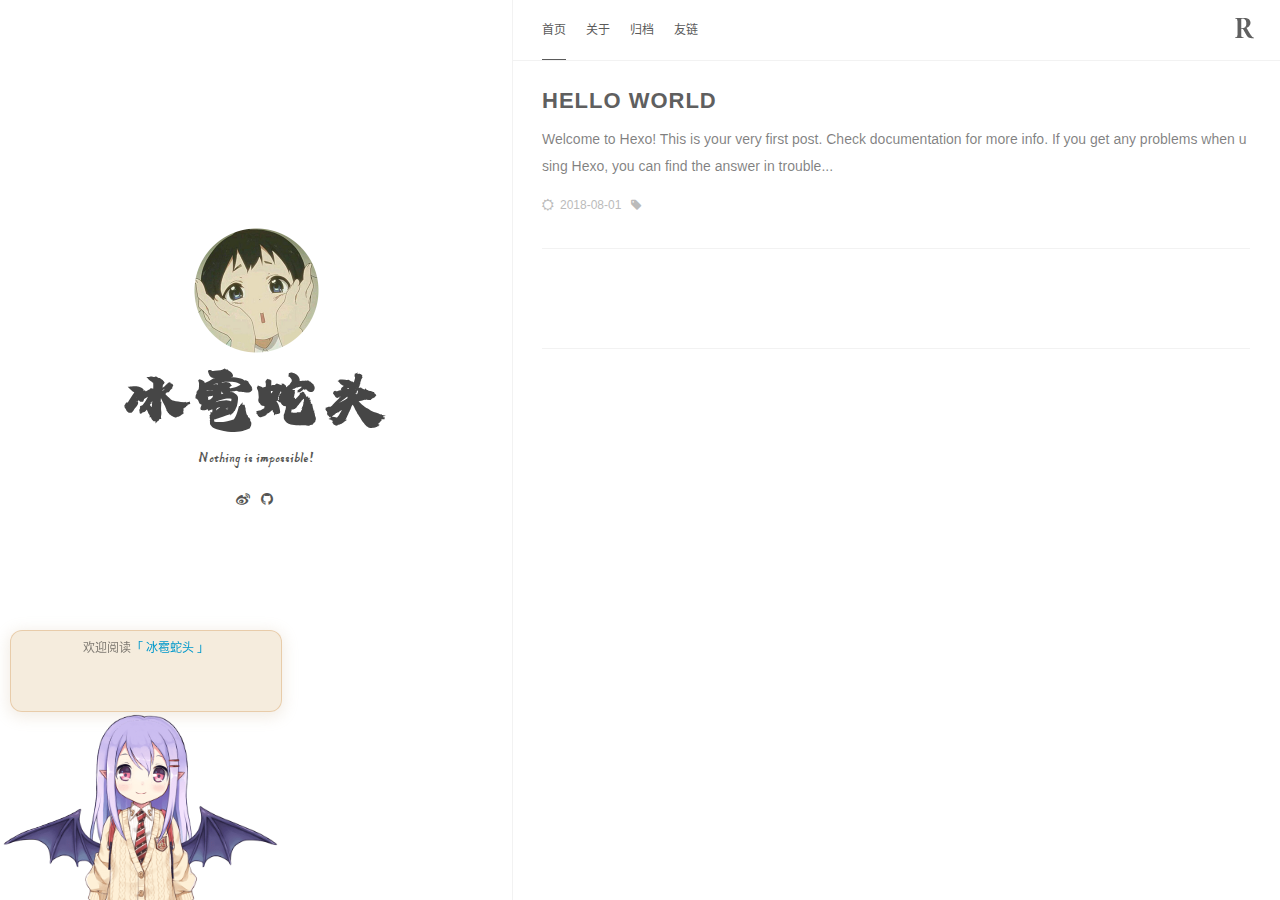
<file: index.html>
<!DOCTYPE html><html lang="zh-CN"><head><meta charset="utf-8"><meta name="X-UA-Compatible" content="IE=edge"><meta name="author" content="Ryan Woo"><title>冰雹蛇头</title><meta name="description" content="Nothing is impossible!"><meta name="keywords" content="冰雹蛇头,blog,android"><meta content="width=device-width, initial-scale=1.0, maximum-scale=1.0, user-scalable=0" name="viewport"><meta content="yes" name="apple-mobile-web-app-capable"><meta content="black" name="apple-mobile-web-app-status-bar-style"><meta content="telephone=no" name="format-detection"><meta name="renderer" content="webkit"><link rel="short icon" href="/images/favicon.png" type="image/x-icon"><link rel="stylesheet" href="/css/style.css"><link rel="stylesheet" href="/css/blog_basic.css"><link rel="stylesheet" href="/css/font-awesome.min.css"><link rel="stylesheet" href="/css/HYshangweishoushuW.css"><link rel="alternate" type="application/atom+xml" title="ATOM 1.0" href="/atom.xml"><link rel="stylesheet" href="/live2d/css/live2d.css"></head><body><div class="sidebar animated fadeInDown"><div class="logo-title"><div class="title"><img src="/images/logo@2x.png" style="width:127px;"><h3 title=""><a href="/">冰雹蛇头</a></h3><div class="description"><p>Nothing is impossible!</p></div></div></div><ul class="social-links"><li><a href="http://weibo.com/2453399514"><i class="fa fa-weibo"></i></a></li><li><a href="http://github.com/rywoo"><i class="fa fa-github"></i></a></li></ul><div id="landlord"><div class="message" style="opacity:0"></div><canvas class="live2d" id="live2d" width="280" height="250"></canvas><div class="hide-button">隐藏</div><div class="switch-button">变装</div></div></div><div class="main"><div class="page-top animated fadeInDown"><div class="nav"><li><a class="current" href="/">首页</a></li><li><a href="/about">关于</a></li><li><a href="/archives">归档</a></li><li><a href="/links">友链</a></li></div><div class="information"><div class="back_btn"><li><a class="fa fa-chevron-left" onclick="window.history.go(-1)" style="display:none;"> </a></li></div><div class="avatar"><img src="/images/favicon.png"></div></div></div><div class="autopagerize_page_element"><div class="content"><div class="post animated fadeInDown"><div class="post-title"><h3><a href="/2018/08/01/hello-world/">Hello World</a></h3></div><div class="post-content"><p>Welcome to Hexo! This is your very first post. Check documentation for more info. If you get any problems when using Hexo, you can find the answer in trouble...</p></div><div class="post-footer"><div class="meta"><div class="info"><i class="fa fa-sun-o"></i><span class="date">2018-08-01</span><i class="fa fa-tag"></i></div></div></div></div><div class="pagination"><ul class="clearfix"></ul></div></div></div></div><script src="/js/jquery.js"></script><script src="/js/jquery-migrate-1.2.1.min.js"></script><script src="/js/jquery.appear.js"></script><script src="/live2d/js/live2d.js"></script><script src="/live2d/js/message.js"></script></body></html>
</file>
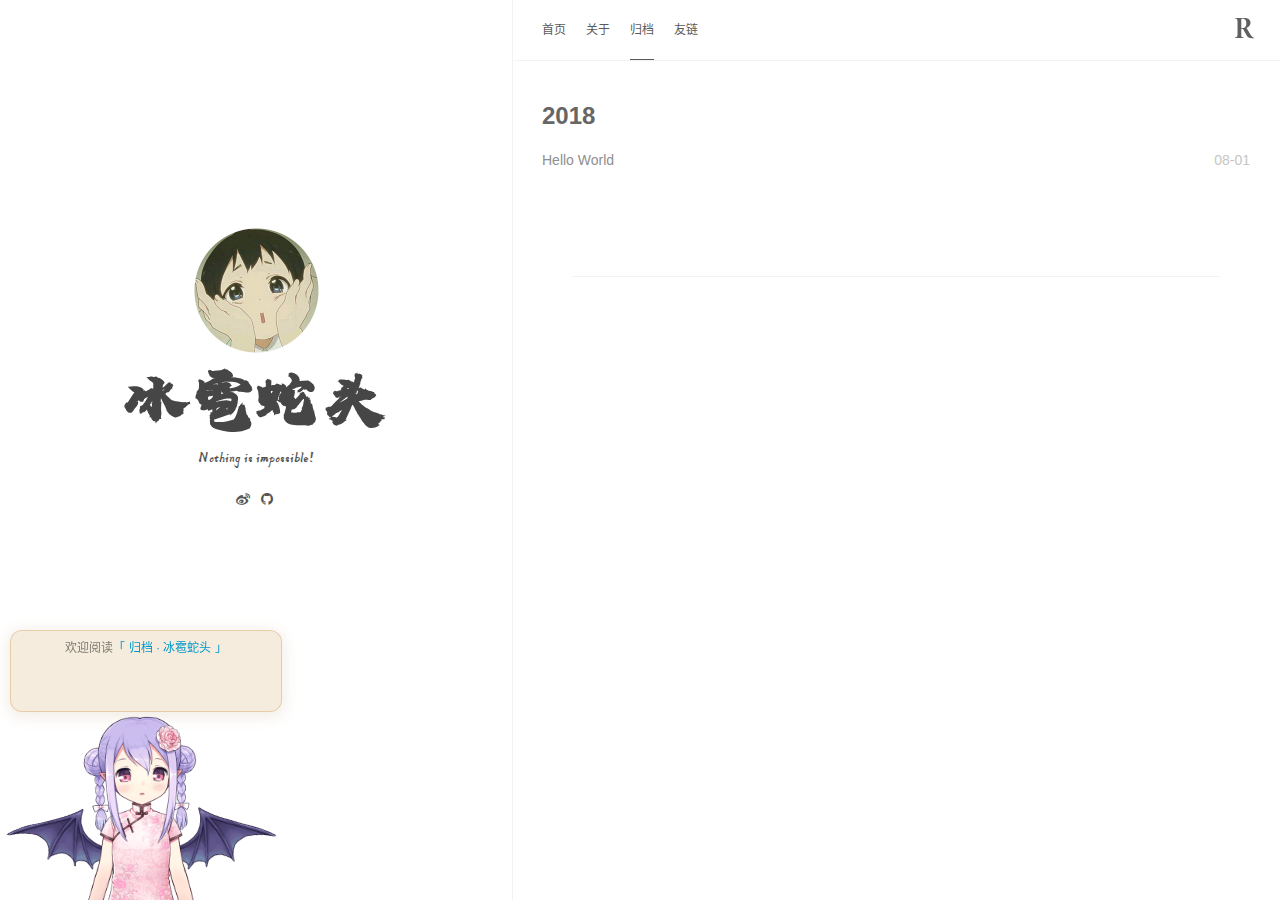
<file: archives/index.html>
<!DOCTYPE html><html lang="zh-CN"><head><meta charset="utf-8"><meta name="X-UA-Compatible" content="IE=edge"><meta name="author" content="Ryan Woo"><title>归档 · 冰雹蛇头</title><meta name="description" content="归档页面 - 冰雹蛇头"><meta name="keywords" content="冰雹蛇头,blog,android"><meta content="width=device-width, initial-scale=1.0, maximum-scale=1.0, user-scalable=0" name="viewport"><meta content="yes" name="apple-mobile-web-app-capable"><meta content="black" name="apple-mobile-web-app-status-bar-style"><meta content="telephone=no" name="format-detection"><meta name="renderer" content="webkit"><link rel="short icon" href="/images/favicon.png" type="image/x-icon"><link rel="stylesheet" href="/css/style.css"><link rel="stylesheet" href="/css/blog_basic.css"><link rel="stylesheet" href="/css/font-awesome.min.css"><link rel="stylesheet" href="/css/HYshangweishoushuW.css"><link rel="alternate" type="application/atom+xml" title="ATOM 1.0" href="/atom.xml"><link rel="stylesheet" href="/live2d/css/live2d.css"></head><body><div class="sidebar animated fadeInDown"><div class="logo-title"><div class="title"><img src="/images/logo@2x.png" style="width:127px;"><h3 title=""><a href="/">冰雹蛇头</a></h3><div class="description"><p>Nothing is impossible!</p></div></div></div><ul class="social-links"><li><a href="http://weibo.com/2453399514"><i class="fa fa-weibo"></i></a></li><li><a href="http://github.com/rywoo"><i class="fa fa-github"></i></a></li></ul><div id="landlord"><div class="message" style="opacity:0"></div><canvas class="live2d" id="live2d" width="280" height="250"></canvas><div class="hide-button">隐藏</div><div class="switch-button">变装</div></div></div><div class="main"><div class="page-top animated fadeInDown"><div class="nav"><li><a href="/">首页</a></li><li><a href="/about">关于</a></li><li><a class="current" href="/archives">归档</a></li><li><a href="/links">友链</a></li></div><div class="information"><div class="back_btn"><li><a class="fa fa-chevron-left" onclick="window.history.go(-1)" style="display:none;"> </a></li></div><div class="avatar"><img src="/images/favicon.png"></div></div></div><div class="autopagerize_page_element"><div class="content"><div class="archive animated fadeInDown"><ul class="list-with-title"><div class="archive"><div class="listing-title">2018</div><ul class="listing"><div class="listing-item"><div class="listing-post"><a href="/2018/08/01/hello-world/" title="Hello World">Hello World</a><div class="post-time"><span class="date">08-01</span></div></div></div></div><div class="pagination"><ul class="clearfix"></ul></div></ul></div></div></div></div><script src="/js/jquery.js"></script><script src="/js/jquery-migrate-1.2.1.min.js"></script><script src="/js/jquery.appear.js"></script><script src="/live2d/js/live2d.js"></script><script src="/live2d/js/message.js"></script></body></html>
</file>
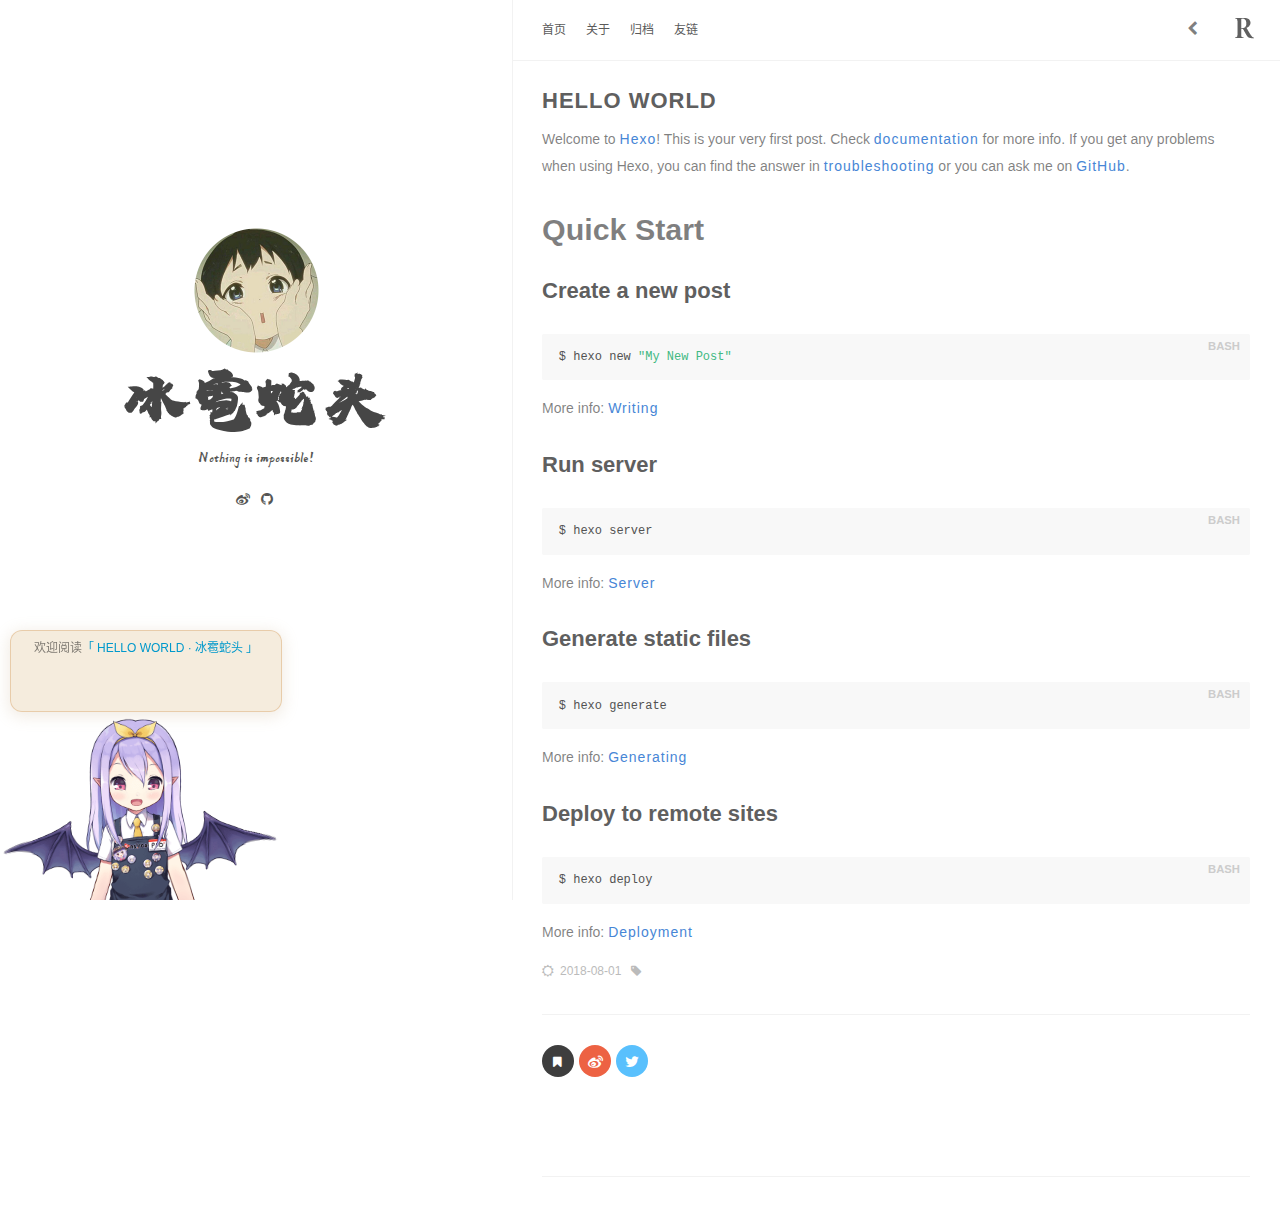
<file: 2018/08/01/hello-world/index.html>
<!DOCTYPE html><html lang="zh-CN"><head><meta charset="utf-8"><meta name="X-UA-Compatible" content="IE=edge"><meta name="author" content="Ryan Woo"><title>Hello World · 冰雹蛇头</title><meta name="description" content="Welcome to Hexo! This is your very first post. Check documentation for more info. If you get any problems when using Hexo, you can find the answer in "><meta name="keywords" content="冰雹蛇头,blog,android"><meta content="width=device-width, initial-scale=1.0, maximum-scale=1.0, user-scalable=0" name="viewport"><meta content="yes" name="apple-mobile-web-app-capable"><meta content="black" name="apple-mobile-web-app-status-bar-style"><meta content="telephone=no" name="format-detection"><meta name="renderer" content="webkit"><link rel="short icon" href="/images/favicon.png" type="image/x-icon"><link rel="stylesheet" href="/css/style.css"><link rel="stylesheet" href="/css/blog_basic.css"><link rel="stylesheet" href="/css/font-awesome.min.css"><link rel="stylesheet" href="/css/HYshangweishoushuW.css"><link rel="alternate" type="application/atom+xml" title="ATOM 1.0" href="/atom.xml"><link rel="stylesheet" href="/live2d/css/live2d.css"></head><body><div class="sidebar animated fadeInDown"><div class="logo-title"><div class="title"><img src="/images/logo@2x.png" style="width:127px;"><h3 title=""><a href="/">冰雹蛇头</a></h3><div class="description"><p>Nothing is impossible!</p></div></div></div><ul class="social-links"><li><a href="http://weibo.com/2453399514"><i class="fa fa-weibo"></i></a></li><li><a href="http://github.com/rywoo"><i class="fa fa-github"></i></a></li></ul><div id="landlord"><div class="message" style="opacity:0"></div><canvas class="live2d" id="live2d" width="280" height="250"></canvas><div class="hide-button">隐藏</div><div class="switch-button">变装</div></div></div><div class="main"><div class="page-top animated fadeInDown"><div class="nav"><li><a href="/">首页</a></li><li><a href="/about">关于</a></li><li><a href="/archives">归档</a></li><li><a href="/links">友链</a></li></div><div class="information"><div class="back_btn"><li><a class="fa fa-chevron-left" onclick="window.history.go(-1)"> </a></li></div><div class="avatar"><img src="/images/favicon.png"></div></div></div><div class="autopagerize_page_element"><div class="content"><div class="post-page"><div class="post animated fadeInDown"><div class="post-title"><h3><a>Hello World</a></h3></div><div class="post-content"><p>Welcome to <a href="https://hexo.io/" target="_blank" rel="noopener">Hexo</a>! This is your very first post. Check <a href="https://hexo.io/docs/" target="_blank" rel="noopener">documentation</a> for more info. If you get any problems when using Hexo, you can find the answer in <a href="https://hexo.io/docs/troubleshooting.html" target="_blank" rel="noopener">troubleshooting</a> or you can ask me on <a href="https://github.com/hexojs/hexo/issues" target="_blank" rel="noopener">GitHub</a>.</p>
<h2 id="Quick-Start"><a href="#Quick-Start" class="headerlink" title="Quick Start"></a>Quick Start</h2><h3 id="Create-a-new-post"><a href="#Create-a-new-post" class="headerlink" title="Create a new post"></a>Create a new post</h3><figure class="highlight bash"><table><tr><td class="gutter"><pre><span class="line">1</span><br></pre></td><td class="code"><pre><span class="line">$ hexo new <span class="string">"My New Post"</span></span><br></pre></td></tr></table></figure>
<p>More info: <a href="https://hexo.io/docs/writing.html" target="_blank" rel="noopener">Writing</a></p>
<h3 id="Run-server"><a href="#Run-server" class="headerlink" title="Run server"></a>Run server</h3><figure class="highlight bash"><table><tr><td class="gutter"><pre><span class="line">1</span><br></pre></td><td class="code"><pre><span class="line">$ hexo server</span><br></pre></td></tr></table></figure>
<p>More info: <a href="https://hexo.io/docs/server.html" target="_blank" rel="noopener">Server</a></p>
<h3 id="Generate-static-files"><a href="#Generate-static-files" class="headerlink" title="Generate static files"></a>Generate static files</h3><figure class="highlight bash"><table><tr><td class="gutter"><pre><span class="line">1</span><br></pre></td><td class="code"><pre><span class="line">$ hexo generate</span><br></pre></td></tr></table></figure>
<p>More info: <a href="https://hexo.io/docs/generating.html" target="_blank" rel="noopener">Generating</a></p>
<h3 id="Deploy-to-remote-sites"><a href="#Deploy-to-remote-sites" class="headerlink" title="Deploy to remote sites"></a>Deploy to remote sites</h3><figure class="highlight bash"><table><tr><td class="gutter"><pre><span class="line">1</span><br></pre></td><td class="code"><pre><span class="line">$ hexo deploy</span><br></pre></td></tr></table></figure>
<p>More info: <a href="https://hexo.io/docs/deployment.html" target="_blank" rel="noopener">Deployment</a></p>
</div><div class="post-footer"><div class="meta"><div class="info"><i class="fa fa-sun-o"></i><span class="date">2018-08-01</span><i class="fa fa-tag"></i></div></div></div></div><div class="share"><div class="evernote"><a class="fa fa-bookmark" href="javascript:(function(){EN_CLIP_HOST='http://www.evernote.com';try{var%20x=document.createElement('SCRIPT');x.type='text/javascript';x.src=EN_CLIP_HOST+'/public/bookmarkClipper.js?'+(new%20Date().getTime()/100000);document.getElementsByTagName('head')[0].appendChild(x);}catch(e){location.href=EN_CLIP_HOST+'/clip.action?url='+encodeURIComponent(location.href)+'&amp;title='+encodeURIComponent(document.title);}})();" ref="nofollow" target="_blank"></a></div><div class="weibo"><a class="fa fa-weibo" href="javascript:void((function(s,d,e){try{}catch(e){}var f='http://service.weibo.com/share/share.php?',u=d.location.href,p=['url=',e(u),'&amp;title=',e(d.title),'&amp;appkey=2924220432'].join('');function a(){if(!window.open([f,p].join(''),'mb',['toolbar=0,status=0,resizable=1,width=620,height=450,left=',(s.width-620)/2,',top=',(s.height-450)/2].join('')))u.href=[f,p].join('');};if(/Firefox/.test(navigator.userAgent)){setTimeout(a,0)}else{a()}})(screen,document,encodeURIComponent));"></a></div><div class="twitter"><a class="fa fa-twitter" href="http://twitter.com/home?status=,http://hurui.me/2018/08/01/hello-world/,冰雹蛇头,Hello World,;"></a></div></div><div class="pagination"><ul class="clearfix"></ul></div></div></div></div></div><script src="/js/jquery.js"></script><script src="/js/jquery-migrate-1.2.1.min.js"></script><script src="/js/jquery.appear.js"></script><script src="/live2d/js/live2d.js"></script><script src="/live2d/js/message.js"></script></body></html>
</file>
<file: css/style.css>
@charset "UTF-8";
html {
  background-color: #fff;
  -webkit-font-smoothing: antialiased;
}

body {
  color: rgba(0, 0, 0, 0.5);
  font-family: 'PingHei', 'PingFang SC', Helvetica Neue, 'Work Sans', 'Hiragino Sans GB', 'Microsoft YaHei', SimSun, sans-serif;
  font-size: 15px;
  width: 100%;
  margin: 0 auto 30px auto;
  background-color: #fff;
}

p {
  line-height: 1.9em;
  font-weight: 400;
  font-size: 14px;
}

a {
  text-decoration: none;
}

a:link, a:visited {
  opacity: 1;
  -webkit-transition: all .15s linear;
  -moz-transition: all .15s linear;
  -o-transition: all .15s linear;
  -ms-transition: all .15s linear;
  transition: all .15s linear;
  color: #424242;
}

a:hover, a:active {
  color: #4786D6;
}

/*basic styles ends*/
/*animation starts*/
.animated {
  -webkit-animation-fill-mode: both;
  -moz-animation-fill-mode: both;
  -ms-animation-fill-mode: both;
  -o-animation-fill-mode: both;
  animation-fill-mode: both;
  -webkit-animation-duration: 1s;
  -moz-animation-duration: 1s;
  -ms-animation-duration: 1s;
  -o-animation-duration: 1s;
  animation-duration: 1s;
}

.animated.hinge {
  -webkit-animation-duration: 1s;
  -moz-animation-duration: 1s;
  -ms-animation-duration: 1s;
  -o-animation-duration: 1s;
  animation-duration: 1s;
}

@-webkit-keyframes fadeInDown {
  0% {
    opacity: 0;
    -webkit-transform: translateY(-20px);
  }
  100% {
    opacity: 1;
    -webkit-transform: translateY(0);
  }
}
@-moz-keyframes fadeInDown {
  0% {
    opacity: 0;
    -moz-transform: translateY(-20px);
  }
  100% {
    opacity: 1;
    -moz-transform: translateY(0);
  }
}
@-o-keyframes fadeInDown {
  0% {
    opacity: 0;
    -o-transform: translateY(-20px);
  }
  100% {
    opacity: 1;
    -o-transform: translateY(0);
  }
}
@keyframes fadeInDown {
  0% {
    opacity: 0;
    transform: translateY(-20px);
  }
  100% {
    opacity: 1;
    transform: translateY(0);
  }
}
.fadeInDown {
  -webkit-animation-name: fadeInDown;
  -moz-animation-name: fadeInDown;
  -o-animation-name: fadeInDown;
  animation-name: fadeInDown;
}

/*animation ends*/
.content {
  height: auto;
  float: right;
  width: 60%;
  margin-top: 60px;
}

.page-top {
  width: 60%;
  position: fixed;
  right: 0;
  z-index: 3;
  background-color: #fff;
  height: 60px;
  border-bottom: 1px solid #f2f2f2;
}
.page-top .nav {
  list-style: none;
  padding: 18px 30px;
  float: left;
  font-size: 12px;
}
.page-top .nav li {
  position: relative;
  display: initial;
  padding-right: 20px;
}
.page-top .nav a {
  color: #5A5A5A;
}
.page-top .nav a:hover {
  color: #4786D6;
}
.page-top .nav a.current {
  color: #5A5A5A;
  padding-bottom: 22px;
  border-bottom: 1px solid #5A5A5A;
}
.page-top .information {
  float: right;
  padding-top: 12px;
  padding-right: 20px;
}
.page-top .information .avatar {
  float: right;
}
.page-top .information .avatar img {
  width: 32px;
  height: 32px;
  border-radius: 300px;
}
.page-top .information .back_btn {
  float: left;
  padding-top: 5px;
  margin-right: -10px;
}
.page-top .information .back_btn li {
  display: initial;
  padding-right: 40px;
}

.sidebar {
  width: 40%;
  -webkit-background-size: cover;
  background-size: cover;
  background-color: #fff;
  height: 100%;
  transition: 0.8s;
  top: 0;
  left: 0;
  position: fixed;
  z-index: 4;
  border-right: 1px solid #f2f2f2;
}
.sidebar .logo-title {
  text-align: center;
  padding-top: 220px;
}
.sidebar .logo-title .description {
  font-size: 14px;
  color: #565654;
  font-family: HYshangweishoushuW;
}
.sidebar .logo-title .logo {
  margin: 0 auto;
}
.sidebar .logo-title .title h3 {
  text-transform: uppercase;
  font-size: 2rem;
  font-weight: bold;
  letter-spacing: 2px;
  line-height: 1;
  margin: 0;
}
.sidebar .logo-title .title a {
  text-decoration: none;
  color: #464646;
  font-size: 4rem;
  font-weight: bold;
  font-family: HYshangweishoushuW;
}
.sidebar .social-links {
  list-style: none;
  padding: 0;
  font-size: 14px;
  text-align: center;
}
.sidebar .social-links i {
  margin-right: 3px;
}
.sidebar .social-links li {
  display: inline;
  padding: 0 4px;
  line-height: 0;
}
.sidebar .social-links a {
  color: #565654;
}
.sidebar .social-links a:hover {
  color: #4786D6;
}

.post {
  background-color: #FFF;
  margin: 30px;
}
.post .post-title h1 {
  text-transform: uppercase;
  font-size: 30px;
  letter-spacing: 5px;
  line-height: 1;
}
.post .post-title h2 {
  text-transform: uppercase;
  letter-spacing: 1px;
  font-size: 28px;
  line-height: 1;
  font-weight: 600;
  color: #5f5f5f;
}
.post .post-title h3 {
  text-transform: uppercase;
  letter-spacing: 1px;
  line-height: 1;
  font-weight: 600;
  color: #464646;
  font-size: 22px;
  margin: 0;
}
.post .post-title a {
  text-decoration: none;
  letter-spacing: 1px;
  color: #5f5f5f;
}
.post .post-title a:hover {
  text-decoration: underline;
}
.post .post-content a {
  text-decoration: none;
  letter-spacing: 1px;
  color: #4786D6;
}
.post .post-content a:hover {
  color: #2F69B3;
}
.post .post-content h3 {
  color: #5F5F5F;
  font-size: 22px;
  font-weight: 600;
}
.post .post-content h4 {
  color: #5F5F5F;
  font-size: 16px;
}
.post .post-footer {
  padding: 0 0 30px 0;
  border-bottom: 1px solid #f2f2f2;
}
.post .post-footer .meta {
  max-width: 100%;
  height: 25px;
  color: #bbbbbb;
}
.post .post-footer .meta .info {
  float: left;
  font-size: 12px;
}
.post .post-footer .meta .info .date {
  margin-right: 10px;
}
.post .post-footer .meta a {
  text-decoration: none;
  color: #bbbbbb;
  padding-right: 10px;
}
.post .post-footer .meta a:hover {
  color: #4786D6;
}
.post .post-footer .meta i {
  margin-right: 6px;
}
.post .post-footer .tags {
  padding-bottom: 15px;
  font-size: 13px;
}
.post .post-footer .tags ul {
  list-style-type: none;
  display: inline;
  margin: 0;
  padding: 0;
}
.post .post-footer .tags ul li {
  list-style-type: none;
  margin: 0;
  padding-right: 5px;
  display: inline;
}
.post .post-footer .tags a {
  text-decoration: none;
  color: rgba(0, 0, 0, 0.44);
  font-weight: 400;
}
.post .post-footer .tags a:hover {
  text-decoration: none;
}

.pagination {
  margin: 30px;
  padding: 0px 0 56px 0;
  border-bottom: 1px solid #f2f2f2;
}
.pagination ul {
  list-style: none;
  margin: 0;
  padding: 0;
  height: 13px;
}
.pagination ul li {
  margin: 0 2px 0 2px;
  display: inline;
  line-height: 1;
}
.pagination ul li a {
  text-decoration: none;
}
.pagination .pre {
  float: left;
}
.pagination .next {
  float: right;
}

.like-reblog-buttons {
  float: right;
}

.like-button {
  float: right;
  padding: 0 0 0 10px;
}

.reblog-button {
  float: right;
  padding: 0;
}

#install-btn {
  position: fixed;
  bottom: 0px;
  right: 6px;
}

#disqus_thread {
  margin: 30px;
  border-bottom: 1px solid #f2f2f2;
}

.footer {
  clear: both;
  text-align: center;
  font-size: 10px;
  margin: 0 auto;
  bottom: 0;
  position: absolute;
  width: 100%;
  padding-bottom: 20px;
  background: #fff;
}
.footer a {
  color: #A6A6A6;
}
.footer a:hover {
  color: #4786D6;
}

/*for archive*/
.archive {
  width: 100%;
}

.list-with-title {
  font-size: 14px;
  margin: 30px;
  padding: 0;
}
.list-with-title li {
  list-style-type: none;
  padding: 0;
}
.list-with-title .listing-title {
  font-size: 24px;
  color: #666666;
  font-weight: 600;
  line-height: 2.2em;
}
.list-with-title .listing {
  padding: 0;
}
.list-with-title .listing .listing-post {
  padding-bottom: 5px;
}
.list-with-title .listing .listing-post .post-time {
  float: right;
  color: #C5C5C5;
}
.list-with-title .listing .listing-post a {
  color: #8F8F8F;
}
.list-with-title .listing .listing-post a:hover {
  color: #4786D6;
}

/* share */
.share {
  margin: 0px 30px;
  display: inline-flex;
}

.evernote {
  width: 32px;
  height: 32px;
  border-radius: 300px;
  background-color: #3E3E3E;
  margin-right: 5px;
}
.evernote a {
  color: #fff;
  padding: 11px;
  font-size: 12px;
}
.evernote a:hover {
  color: #ED6243;
  padding: 11px;
}

.weibo {
  width: 32px;
  height: 32px;
  border-radius: 300px;
  background-color: #ED6243;
  margin-right: 5px;
}
.weibo a {
  color: #fff;
  padding: 9px;
}
.weibo a:hover {
  color: #BD4226;
}

.twitter {
  width: 32px;
  height: 32px;
  border-radius: 300px;
  background-color: #59C0FD;
  margin-right: 5px;
}
.twitter a {
  color: #fff;
  padding: 9px;
}
.twitter a:hover {
  color: #4B9ECE;
}

/* about */
.about {
  margin: 30px;
}
.about h3 {
  font-size: 22px;
}

/* links*/
.links {
  margin: 30px;
}
.links h3 {
  font-size: 22px;
}
.links a {
  cursor: pointer;
}

/* 评论样式 */
.comment-count {
  color: #666;
}

.tab-community {
  color: #666;
}

.read_more {
  font-size: 14px;
}

.back-button {
  padding-top: 30px;
  max-width: 100px;
  padding-left: 40px;
  float: left;
}

/* 默认评论样式 */
#fb_comments_container {
  margin: 30px;
}

/* 按钮样式 */
a.btn {
  color: #868686;
  font-weight: 400;
}

.btn {
  display: inline-block;
  position: relative;
  outline: 0;
  color: rgba(0, 0, 0, 0.44);
  background: transparent;
  font-size: 14px;
  text-align: center;
  text-decoration: none;
  cursor: pointer;
  border: 1px solid rgba(0, 0, 0, 0.15);
  white-space: nowrap;
  font-weight: 400;
  font-style: normal;
  border-radius: 999em;
}

.btn:hover {
  display: inline-block;
  position: relative;
  outline: 0px;
  color: #464545;
  background: transparent;
  font-size: 14px;
  text-align: center;
  text-decoration: none;
  cursor: pointer;
  border: 1px solid #464545;
  white-space: nowrap;
  font-weight: 400;
  font-style: normal;
  border-radius: 999em;
}

[role="back"] {
  padding: 0.5em 1.25em;
  line-height: 1.666em;
}

[role="home"] {
  padding: 0.5em 1.25em;
  line-height: 1.666em;
}

[role="navigation"] {
  padding: 0.5em 1.25em;
  line-height: 1.666em;
}

[role="tags"] {
  padding: 6px 12px;
}

/* Menu样式 */
.menu {
  float: right;
  padding-top: 30px;
}
.menu .btn-down {
  margin: 0px;
}
.menu .btn-down li {
  list-style: none;
  width: 100px;
}
.menu .btn-down li a {
  display: inline-block;
  position: relative;
  padding: 0.5em 1.25em;
  outline: 0;
  color: rgba(0, 0, 0, 0.44);
  background: transparent;
  font-size: 14px;
  text-align: center;
  text-decoration: none;
  cursor: pointer;
  border: 1px solid rgba(0, 0, 0, 0.15);
  white-space: nowrap;
  font-weight: 400;
  font-style: normal;
  border-radius: 999em;
  margin-top: 5px;
}
.menu .btn-down li a:hover {
  position: relative;
  padding: 0.5em 1.25em;
  outline: 0;
  color: #fff;
  background: #3CBD10;
  font-size: 14px;
  text-align: center;
  text-decoration: none;
  cursor: pointer;
  border: 1px solid rgba(0, 0, 0, 0.15);
  white-space: nowrap;
  font-weight: 400;
  font-style: normal;
  border-radius: 999em;
  margin-top: 5px;
}
.menu .btn-down div {
  position: absolute;
  visibility: hidden;
  width: 100px;
  float: right;
}

.page_404 {
  text-align: center;
  padding-top: 50px;
}

@media screen and (max-width: 960px) {
  .sidebar {
    width: 100%;
    position: absolute;
    border-right: none;
    z-index: 1;
  }
  .sidebar .logo-title {
    padding-top: 120px;
  }
  .sidebar .logo-title .title img {
    width: 100px;
  }
  .sidebar .logo-title .title h3 {
    font-size: 20px;
  }

  .page-top {
    width: 100%;
  }

  .post-title h3 {
    line-height: 1.6;
  }

  .content {
    margin-top: 420px;
    width: 100%;
    z-index: 2;
    position: absolute;
  }

  .footer {
    display: none;
  }

  .share {
    display: grid;
  }
}
</file>
<file: css/blog_basic.css>
.post-content .tip {
  position: relative;
  margin: 2em 0;
  padding: 12px 24px 12px 30px;
  border-left: 4px solid #f66;
  border-top-right-radius: 2px;
  border-bottom-right-radius: 2px;
  background-color: #f8f8f8
}

.post-content .tip br {
  /**display: none**/
}

.post-content .tip:before {
  position: absolute;
  top: 14px;
  left: -12px;
  content: "!";
  width: 20px;
  height: 20px;
  border-radius: 100%;
  color: #fff;
  font-size: 14px;
  line-height: 20px;
  font-weight: bold;
  text-align: center;
  background-color: #f66;
  font-family: 'Dosis', 'Source Sans Pro', 'Helvetica Neue', Arial, sans-serif
}

.content > .post > .post-content > p {
  word-wrap: break-word;
  word-break: break-all;
}

#ds-thread,#disqus_thread,#cloud-tie-wrapper {
  margin: 0 30px!important
}

pre {
  font-size: 0.8em!important;
  background-color: #f8f8f8!important;
  font-family: 'Roboto Mono','Lucida Console','Trebuchet MS','Courier New', Monaco, courier,'PingFang SC','Hiragino Sans GB','Microsoft Jhenghei','Microsoft YaHei', monospace!important
}

figure.highlight {
  position: relative!important;
  margin: 1em 0!important;
  border-radius: 2px!important;
  line-height: 1.1em!important;
  background-color: #f8f8f8!important;
  overflow-x: auto!important
}

figure.highlight table,figure.highlight tr,figure.highlight td {
  width: 100%!important;
  border-collapse: collapse!important;
  padding: 0!important;
  margin: 0!important
}

figure.highlight .gutter {
  display: none!important
}

figure.highlight .code pre {
  padding: 1.2em 1.4em!important;
  line-height: 1.5em!important;
  margin: 0!important
}

figure.highlight.html .code:after,figure.highlight.js .code:after,figure.highlight.bash .code:after,figure.highlight.css .code:after,figure.highlight.scss .code:after,figure.highlight.diff .code:after,figure.highlight.java .code:after,figure.highlight.xml .code:after,figure.highlight.python .code:after,figure.highlight.json .code:after,figure.highlight.swift .code:after,figure.highlight.ruby .code:after,figure.highlight.perl .code:after,figure.highlight.php .code:after,figure.highlight.c .code:after,figure.highlight.cpp .code:after {
  position: absolute!important;
  top: 0!important;
  right: 0!important;
  color: #ccc!important;
  text-align: right!important;
  font-size: 0.75em!important;
  padding: 5px 10px 0!important;
  line-height: 15px!important;
  height: 15px!important;
  font-weight: 600!important
}

figure.highlight.html .code:after {
  content: "HTML"
}

figure.highlight.js .code:after {
  content: "JS"
}

figure.highlight.bash .code:after {
  content: "BASH"
}

figure.highlight.css .code:after {
  content: "CSS"
}

figure.highlight.scss .code:after {
  content: "SCSS"
}

figure.highlight.diff .code:after {
  content: "DIFF"
}

figure.highlight.java .code:after {
  content: "JAVA"
}

figure.highlight.xml .code:after {
  content: "XML"
}

figure.highlight.python .code:after {
  content: "PYTHON"
}

figure.highlight.json .code:after {
  content: "JSON"
}

figure.highlight.swift .code:after {
  content: "SWIFT"
}

figure.highlight.ruby .code:after {
  content: "RUBY"
}

figure.highlight.perl .code:after {
  content: "PERL"
}

figure.highlight.php .code:after {
  content: "PHP"
}

figure.highlight.c .code:after {
  content: "C"
}

figure.highlight.java .code:after {
  content: "JAVA"
}

figure.highlight.cpp .code:after {
  content: "CPP"
}

figure.highlight.cpp .code:after {
  content: 'C++'
}

pre {
  color: #525252!important
}

pre .function .keyword,pre .constant {
  color: #0092db!important
}

pre .keyword,pre .attribute {
  color: #e96900!important
}

pre .number,pre .literal {
  color: #ae81ff!important
}

pre .tag,pre .tag .title,pre .change,pre .winutils,pre .flow,pre .lisp .title,pre .clojure .built_in,pre .nginx .title,pre .tex .special {
  color: #2973b7!important
}

pre .symbol,pre .symbol .string,pre .value,pre .regexp {
  color: #42b983!important
}

pre .title {
  color: #83B917!important
}

pre .tag .value,pre .string,pre .subst,pre .haskell .type,pre .preprocessor,pre .ruby .class .parent,pre .built_in,pre .sql .aggregate,pre .django .template_tag,pre .django .variable,pre .smalltalk .class,pre .javadoc,pre .django .filter .argument,pre .smalltalk .localvars,pre .smalltalk .array,pre .attr_selector,pre .pseudo,pre .addition,pre .stream,pre .envvar,pre .apache .tag,pre .apache .cbracket,pre .tex .command,pre .prompt {
  color: #42b983!important
}

pre .comment,pre .java .annotation,pre .python .decorator,pre .template_comment,pre .pi,pre .doctype,pre .shebang,pre .apache .sqbracket,pre .tex .formula {
  color: #b3b3b3!important
}

pre .deletion {
  color: #BA4545!important
}

pre .coffeescript .javascript,pre .javascript .xml,pre .tex .formula,pre .xml .javascript,pre .xml .vbscript,pre .xml .css,pre .xml .cdata {
  opacity: 0.5!important
}

html {
  height: 100%;
  max-height: 100%;
  padding: 0;
  margin: 0; }

  body {
    padding: 0;
    margin: 0;
    line-height: 1.6em; }

    .clear {
      clear: both;
      display: block;
      overflow: hidden;
      visibility: hidden;
      width: 0;
      height: 0; }

      h1, h2, h3, h4, h5, h6 {
        text-rendering: optimizeLegibility;
        line-height: 1;
        margin: 2rem 0; }

        h1 {
          font-size: 2.1rem;
          line-height: 1.2em; }

          h2 {
            font-size: 1.9rem;
            line-height: 1.2em; }

            h3 {
              font-size: 1.75rem; }

              h4 {
                font-size: 1.3rem; }

                h5 {
                  font-size: 1.3rem; }

                  h6 {
                    font-size: 1.3rem; }

                    img {
                      max-width: 100%;
                      height: auto; }

                      p, ul, ol, dl {
                        margin: 1em 0; }

                        ol ol, ul ul, ul ol, ol ul {
                          margin: 0.4em 0; }

                          ul p, ol p, li p, .content li p, blockquote p, .content blockquote p,
                          .post blockquote p, .post li p {
                            margin: 0;
                            overflow: visible; }

                            a img {
                              border: none; }

dl dt {
  float: left;
  width: 180px;
  overflow: hidden;
  clear: left;
  text-align: right;
  text-overflow: ellipsis;
  white-space: nowrap;
  font-weight: bold;
  margin-bottom: 1em; }

  dl dd {
    margin-left: 200px;
    margin-bottom: 1em; }

    hr {
      display: block;
      height: 1px;
      border: 0;
      border-top: 1px solid #efefef;
      margin: 3.2em 0;
      padding: 0; }

      blockquote {
        box-sizing: border-box;
        margin: 1.6em 0 1.6em -2.2em;
        padding: 0 0 0 1.6em;
        border-left: #4a4a4a 0.4em solid; }

        blockquote p {
          margin: 0.8em 0; }

          blockquote small {
            display: inline-block;
            margin: 0.8em 0 0.8em 1.5em;
            font-size: 0.9em;
            color: #ccc; }

            blockquote small:before {
              content: '\2014 \00A0'; }

              blockquote cite {
                font-weight: bold; }

                blockquote cite a {
                  font-weight: normal; }

                  mark {
                    background-color: #ffc336; }

                    code, tt {
                      padding: 1px 3px;
                      font-family: Inconsolata, monospace, sans-serif;
                      font-size: 0.85em;
                      white-space: pre-wrap;
                      border: 1px solid #E3EDF3;
                      background: #f7f7f9;
                      color: #d14;
                      border-radius: 2px; }
/**
                      pre {
                        -moz-box-sizing: border-box;
                        box-sizing: border-box;
                        margin: 1.6em 0;
                        border: 1px solid #E3EDF3;
                        width: 100%;
                        padding: 10px;
                        font-family: Inconsolata, monospace, sans-serif;
                        font-size: 0.9em;
                        white-space: pre;
                        overflow: auto;
                        background: #F7FAFB;
                        border-radius: 3px; }

                        pre code, tt {
                          font-size: inherit;
                          white-space: -moz-pre-wrap;
                          white-space: pre-wrap;
                          background: transparent;
                          border: none;
                          color: #333;
                          padding: 0; }

                          kbd {
                            display: inline-block;
                            margin-bottom: 0.4em;
                            padding: 1px 8px;
                            border: #ccc 1px solid;
                            color: #666;
                            text-shadow: #fff 0 1px 0;
                            font-size: 0.9em;
                            font-weight: bold;
                            background: #f4f4f4;
                            border-radius: 4px;
                            box-shadow: 0 1px 0 rgba(0, 0, 0, 0.2), 0 1px 0 0 white inset; }

                            table {
                              -moz-box-sizing: border-box;
                              box-sizing: border-box;
                              margin: 1em 0;
                              width: 100%;
                              max-width: 100%;
                              border-width: 1px;
                              border-style: solid;
                              background-color: transparent; }

                              table, table tr, table tr td, table tr th {
                                border-color: #e5e5e5; }

                                table th {
                                  color: #666666;
                                  background-color: #fdfdfd; }

                                  tr th {
                                    border-bottom-width: 1px;
                                    border-bottom-style: solid;
                                    text-align: left; }

                                    tr th, tr td {
                                      padding: 5px 20px;
                                      border-right: 1px solid;
                                      font-size: 1rem; }

                                      tr th:last-child, tr td:last-child {
                                        border-right: 0px; }

                                        table th {
                                          font-weight: bold; }

                                          table tbody > tr:nth-child(odd) > td, table tbody > tr:nth-child(odd) > th {
                                            background-color: #f9f9f9; }

                                            .gist {
                                              font-size: 12px; }
                                              .gist table {
                                                margin: 0;
                                                width: auto; }
                                                .gist table pre {
                                                  font-size: 12px; }
                                                  .gist table .line-numbers {
                                                    font-size: 12px; }
**/

.toc {
  border: 1px solid #f0f0f0;
  margin-bottom: 20px;
  padding: 10px 30px; }

  #fb_comments_container {
    overflow: hidden;
    margin: 0 auto; }
    #fb_comments_container #fb_comments {
      list-style-type: none;
      padding: 0; }
      #fb_comments_container #fb_comments h1 {
        font-size: 1.3em; }
        #fb_comments_container #fb_comments h2 {
          font-size: 1.2em; }
          #fb_comments_container #fb_comments h3 {
            font-size: 1.1em; }
            #fb_comments_container #fb_comments h4, #fb_comments_container #fb_comments h5,
            #fb_comments_container #fb_comments h6 {
              font-size: 1.05em; }
              #fb_comments_container #fb_comments .comment {
                position: relative;
                padding: 25px 0;
                border-bottom: 1px solid rgba(150, 150, 150, 0.2);
                *border-bottom: 1px solid #f0f0f0; }
                #fb_comments_container #fb_comments .comment .avatar {
                  position: absolute;
                  top: 25px;
                  left: 0;
                  width: 50px;
                  float: left; }
                  #fb_comments_container #fb_comments .comment .avatar img {
                    width: 48px;
                    border: none;
                    border-radius: 5px;
                    margin: 0; }
                #fb_comments_container #fb_comments .comment .comment_body,
                #fb_comments_container #fb_comments .comment .c_content {
                  margin-left: 70px;
                  display: block; }
                  #fb_comments_container #fb_comments .comment .comment_body p,
                  #fb_comments_container #fb_comments .comment .c_content p {
                    margin: 5px 0 15px 0;
                    padding: 0;
                    line-height: 1.8; }
                    #fb_comments_container #fb_comments .comment .comment_body .author,
                    #fb_comments_container #fb_comments .comment .c_content .author {
                      line-height: 1.5em;
                      margin: 0;
                      padding: 0; }
                      #fb_comments_container #fb_comments .comment .comment_body .author b,
                      #fb_comments_container #fb_comments .comment .c_content .author b {
                        color: #555; }
                        #fb_comments_container #fb_comments .comment .comment_body .author small,
                        #fb_comments_container #fb_comments .comment .c_content .author small {
                          font-weight: normal;
                          padding-left: 10px;
                          font-size: 0.7em;
                          color: #666; }

#fb_new_comment {
  padding-bottom: 50px; }
  #fb_new_comment textarea {
    border-radius: 5px;
    height: 80px;
    width: 98%;
    padding: 5px;
    font-size: 1em;
    border: 1px solid rgba(150, 150, 150, 0.5);
    *border: 1px solid #a8a8a8;
    line-height: 1.5; }
    #fb_new_comment .comment_error {
      color: red;
      text-align: center;
      display: block;
      font-size: 0.8em;
      padding-top: 1em; }
      #fb_new_comment .c_button:hover {
        background: #E60900;
        color: #fff;
        text-decoration: none; }
        #fb_new_comment .c_button, #fb_new_comment #c_submit {
          cursor: pointer;
          font-family: "Hiragino Sans GB", "Microsoft YaHei", sans-serif;
          font-size: 1em;
          line-height: 1.3em;
          letter-spacing: 1px;
          border-radius: 5px;
          padding: 5px 5px 2px 5px; }
          #fb_new_comment .input_body {
            margin-top: 10px; }
            #fb_new_comment .input_body ul {
              list-style: none;
              padding: 5px 0;
              margin: auto 0; }
              #fb_new_comment .input_body ul li {
                float: left;
                margin-right: 2.2%;
                *margin-right: 22px; }
                #fb_new_comment .input_body ul li label {
                  line-height: 1em; }
                  #fb_new_comment .input_body ul li input {
                    border-radius: 5px;
                    border: 1px solid #ddd;
                    padding: 5px;
                    background: rgba(255, 255, 255, 0.5);
                    margin: 0 0 10px 0; }

#SwfStore_farbox_0 {
  height: 0;
  overflow: hidden; }

  @media screen and (max-width: 320px) {
    #fb_comments .c_content, #fb_comments .comment_body {
      margin-left: 57px;   }
}
</file>
<file: css/HYshangweishoushuW.css>
@font-face {
    font-family: "HYshangweishoushuW";
    src: url("../fonts/HYshangweishoushuW.eot"); /* IE9 */
    src: url("../fonts/HYshangweishoushuW.eot?#iefix") format("embedded-opentype"), /* IE6-IE8 */
    
    url("../fonts/HYshangweishoushuW.woff") format("woff"), /* chrome、firefox */
    url("../fonts/HYshangweishoushuW.ttf") format("truetype"), /* chrome、firefox、opera、Safari, Android, iOS 4.2+ */
    
    url("../fonts/HYshangweishoushuW.svg#HYshangweishoushuW") format("svg"); /* iOS 4.1- */
    font-style: normal;
    font-weight: normal;
}
</file>
<file: live2d/css/live2d.css>
#landlord {
    user-select: none;
    position: fixed;
    left: 0;
    bottom: 0;
    width: 280px;
    height: 250px;
    z-index: 10000;
    font-size: 0;
    transition: all .3s ease-in-out;
}

#live2d {
    position: relative;
}

.message {
    opacity: 0;
    width: 250px;
    height: 70px;
    margin: -20px 20px;
    padding: 5px 10px;
    top: 10;
    left: -10px;
    text-align: center;
    border: 1px solid rgba(224, 186, 140, 0.62);
    border-radius: 12px;
    background-color: rgba(236, 217, 188, 0.5);
    box-shadow: 0 3px 15px 2px rgba(191, 158, 118, 0.2);
    font-size: 12px;
    text-overflow: ellipsis;
    text-transform: uppercase;
    overflow: hidden;
    position: absolute;
    animation-delay: 5s;
    animation-duration: 50s;
    animation-iteration-count: infinite;
    animation-name: shake;
    animation-timing-function: ease-in-out;
}

.hide-button {
    position: absolute;
    top: 70px;
    right: 0;
    display: none;
    overflow: hidden;
    width: 60px;
    border: 1px solid rgba(224, 186, 140, 0.62);
    border-radius: 30px;
    background: rgba(236, 217, 188, 0.5);
    box-shadow: 0 3px 15px 2px rgba(191, 158, 118, 0.2);
    text-align: center;
    font-size: 12px;
    cursor: pointer;
}

.switch-button {
    position: absolute;
    top: 100px;
    right: 0;
    display: none;
    overflow: hidden;
    width: 60px;
    border: 1px solid rgba(224, 186, 140, 0.62);
    border-radius: 30px;
    background: rgba(236, 217, 188, 0.5);
    box-shadow: 0 3px 15px 2px rgba(191, 158, 118, 0.2);
    text-align: center;
    font-size: 12px;
    cursor: pointer;
}

.hide-button:hover,.switch-button:hover {
    border: 1px solid rgba(224, 186, 140, 0.62);
    background: rgba(224, 186, 140, 0.62);
}

@media (max-width: 860px) {
    #landlord {
        display: none;
    }
}

@keyframes shake {
    2% {
        transform: translate(0.5px, -1.5px) rotate(-0.5deg);
    }

    4% {
        transform: translate(0.5px, 1.5px) rotate(1.5deg);
    }

    6% {
        transform: translate(1.5px, 1.5px) rotate(1.5deg);
    }

    8% {
        transform: translate(2.5px, 1.5px) rotate(0.5deg);
    }

    10% {
        transform: translate(0.5px, 2.5px) rotate(0.5deg);
    }

    12% {
        transform: translate(1.5px, 1.5px) rotate(0.5deg);
    }

    14% {
        transform: translate(0.5px, 0.5px) rotate(0.5deg);
    }

    16% {
        transform: translate(-1.5px, -0.5px) rotate(1.5deg);
    }

    18% {
        transform: translate(0.5px, 0.5px) rotate(1.5deg);
    }

    20% {
        transform: translate(2.5px, 2.5px) rotate(1.5deg);
    }

    22% {
        transform: translate(0.5px, -1.5px) rotate(1.5deg);
    }

    24% {
        transform: translate(-1.5px, 1.5px) rotate(-0.5deg);
    }

    26% {
        transform: translate(1.5px, 0.5px) rotate(1.5deg);
    }

    28% {
        transform: translate(-0.5px, -0.5px) rotate(-0.5deg);
    }

    30% {
        transform: translate(1.5px, -0.5px) rotate(-0.5deg);
    }

    32% {
        transform: translate(2.5px, -1.5px) rotate(1.5deg);
    }

    34% {
        transform: translate(2.5px, 2.5px) rotate(-0.5deg);
    }

    36% {
        transform: translate(0.5px, -1.5px) rotate(0.5deg);
    }

    38% {
        transform: translate(2.5px, -0.5px) rotate(-0.5deg);
    }

    40% {
        transform: translate(-0.5px, 2.5px) rotate(0.5deg);
    }

    42% {
        transform: translate(-1.5px, 2.5px) rotate(0.5deg);
    }

    44% {
        transform: translate(-1.5px, 1.5px) rotate(0.5deg);
    }

    46% {
        transform: translate(1.5px, -0.5px) rotate(-0.5deg);
    }

    48% {
        transform: translate(2.5px, -0.5px) rotate(0.5deg);
    }

    50% {
        transform: translate(-1.5px, 1.5px) rotate(0.5deg);
    }

    52% {
        transform: translate(-0.5px, 1.5px) rotate(0.5deg);
    }

    54% {
        transform: translate(-1.5px, 1.5px) rotate(0.5deg);
    }

    56% {
        transform: translate(0.5px, 2.5px) rotate(1.5deg);
    }

    58% {
        transform: translate(2.5px, 2.5px) rotate(0.5deg);
    }

    60% {
        transform: translate(2.5px, -1.5px) rotate(1.5deg);
    }

    62% {
        transform: translate(-1.5px, 0.5px) rotate(1.5deg);
    }

    64% {
        transform: translate(-1.5px, 1.5px) rotate(1.5deg);
    }

    66% {
        transform: translate(0.5px, 2.5px) rotate(1.5deg);
    }

    68% {
        transform: translate(2.5px, -1.5px) rotate(1.5deg);
    }

    70% {
        transform: translate(2.5px, 2.5px) rotate(0.5deg);
    }

    72% {
        transform: translate(-0.5px, -1.5px) rotate(1.5deg);
    }

    74% {
        transform: translate(-1.5px, 2.5px) rotate(1.5deg);
    }

    76% {
        transform: translate(-1.5px, 2.5px) rotate(1.5deg);
    }

    78% {
        transform: translate(-1.5px, 2.5px) rotate(0.5deg);
    }

    80% {
        transform: translate(-1.5px, 0.5px) rotate(-0.5deg);
    }

    82% {
        transform: translate(-1.5px, 0.5px) rotate(-0.5deg);
    }

    84% {
        transform: translate(-0.5px, 0.5px) rotate(1.5deg);
    }

    86% {
        transform: translate(2.5px, 1.5px) rotate(0.5deg);
    }

    88% {
        transform: translate(-1.5px, 0.5px) rotate(1.5deg);
    }

    90% {
        transform: translate(-1.5px, -0.5px) rotate(-0.5deg);
    }

    92% {
        transform: translate(-1.5px, -1.5px) rotate(1.5deg);
    }

    94% {
        transform: translate(0.5px, 0.5px) rotate(-0.5deg);
    }

    96% {
        transform: translate(2.5px, -0.5px) rotate(-0.5deg);
    }

    98% {
        transform: translate(-1.5px, -1.5px) rotate(-0.5deg);
    }

    0%, 100% {
        transform: translate(0, 0) rotate(0);
    }
}
</file>
